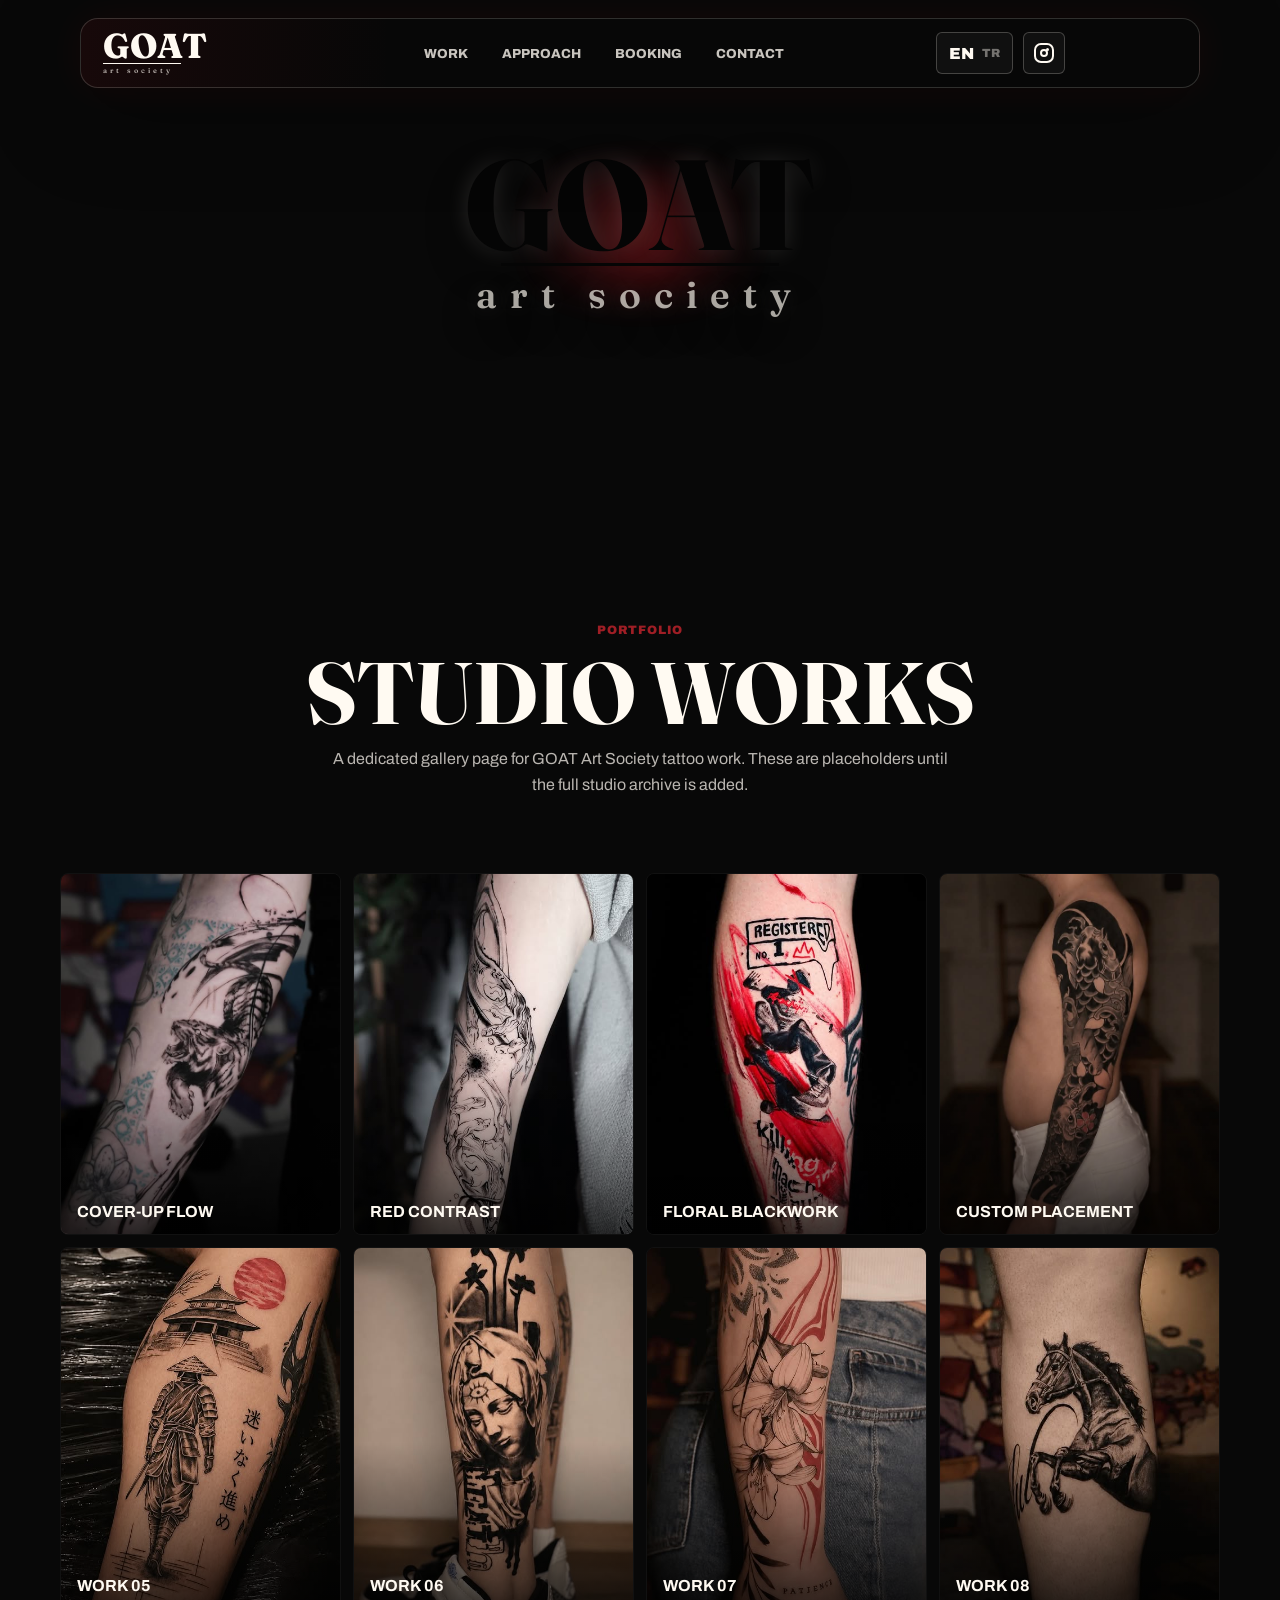
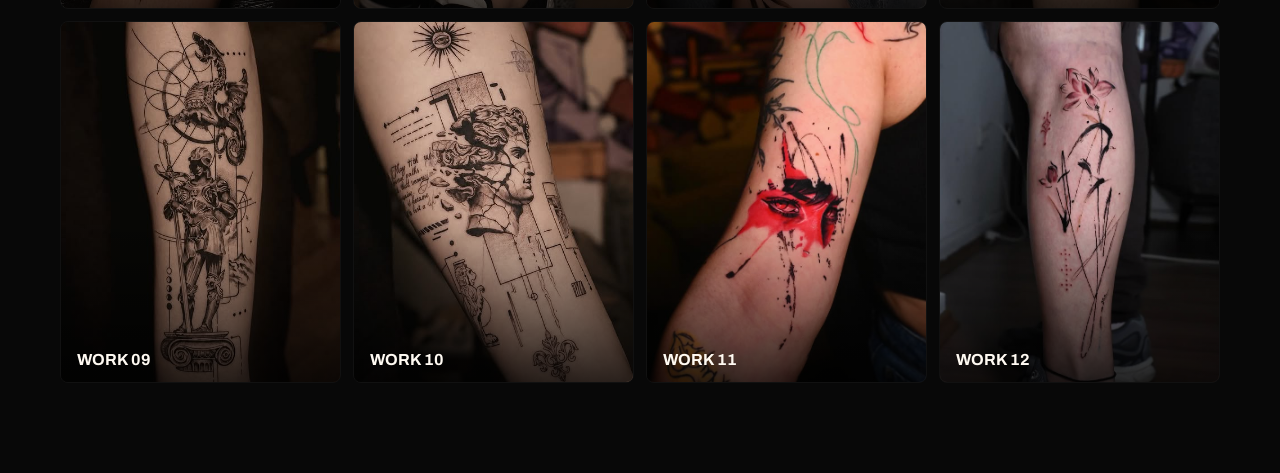
<file: works.html>
<!doctype html>
<html lang="en">
  <head>
    <meta charset="UTF-8" />
    <meta name="viewport" content="width=device-width, initial-scale=1.0" />
    <meta name="description" content="Selected works by GOAT Art Society tattoo studio." />
    <title>Works | GOAT Art Society</title>
    <link rel="preconnect" href="https://fonts.googleapis.com" />
    <link rel="preconnect" href="https://fonts.gstatic.com" crossorigin />
    <link
      href="https://fonts.googleapis.com/css2?family=Archivo:wght@400;500;600;700;800;900&family=Fraunces:opsz,wght@9..144,600;9..144,800&display=swap"
      rel="stylesheet"
    />
    <link rel="stylesheet" href="styles.css?v=20260630-0140" />
  </head>
  <body class="works-page">
    <header class="site-header">
      <a class="brand" href="index.html#top" aria-label="GOAT Art Society home">
        <span class="goat-logo goat-logo--header" aria-hidden="true">
          <span class="goat-logo__main">GOAT</span>
          <span class="goat-logo__rule"></span>
          <span class="goat-logo__sub">art society</span>
        </span>
      </a>

      <nav class="desktop-nav" aria-label="Main navigation">
        <a href="index.html#work" data-i18n="navWork">Work</a>
        <a href="index.html#approach" data-i18n="navApproach">Approach</a>
        <a href="index.html#booking" data-i18n="navBooking">Booking</a>
        <a href="index.html#contact" data-i18n="navContact">Contact</a>
      </nav>

      <div class="header-actions">
        <button class="language-toggle" type="button" data-language-toggle aria-label="Change language">
          <span data-lang-current>EN</span>
          <small>TR</small>
        </button>
        <a
          class="icon-link"
          href="https://www.instagram.com/goatartsociety/"
          target="_blank"
          rel="noreferrer"
          aria-label="Open Instagram"
        >
          <span class="instagram-glyph" aria-hidden="true"></span>
        </a>
        <button class="menu-toggle" type="button" aria-label="Open menu" data-menu-toggle>
          <span></span>
          <span></span>
        </button>
      </div>
    </header>

    <nav class="mobile-menu" aria-label="Mobile navigation" data-mobile-menu>
      <a href="index.html#work" data-i18n="navWork">Work</a>
      <a href="index.html#approach" data-i18n="navApproach">Approach</a>
      <a href="index.html#booking" data-i18n="navBooking">Booking</a>
      <a href="index.html#contact" data-i18n="navContact">Contact</a>
    </nav>

    <main>
      <section class="works-hero">
        <div class="logo-slot">
          <span class="goat-logo goat-logo--hero" aria-hidden="true">
            <span class="goat-logo__main">GOAT</span>
            <span class="goat-logo__rule"></span>
            <span class="goat-logo__sub">art society</span>
          </span>
        </div>
        <p class="eyebrow" data-i18n="worksPageEyebrow">Portfolio</p>
        <h1 data-i18n="worksPageTitle">His works</h1>
        <p data-i18n="worksPageText">
          A dedicated gallery page for GOAT Art Society tattoo work. These are placeholders until the full studio archive is added.
        </p>
      </section>

      <section class="works-grid" aria-label="Tattoo works gallery">
        <article class="work-card">
          <img src="assets/yigit/works/work-01.jpg" alt="Tattoo work by GOAT Art Society" />
          <h3 data-i18n="cardOne">Cover-up flow</h3>
        </article>
        <article class="work-card">
          <img src="assets/yigit/works/work-02.jpg" alt="Abstract tattoo work by GOAT Art Society" />
          <h3 data-i18n="cardTwo">Red contrast</h3>
        </article>
        <article class="work-card">
          <img src="assets/yigit/works/work-03.jpg" alt="Tattoo artwork by GOAT Art Society" />
          <h3 data-i18n="cardThree">Floral blackwork</h3>
        </article>
        <article class="work-card">
          <img src="assets/yigit/works/work-04.jpg" alt="Cover-up tattoo work by GOAT Art Society" />
          <h3 data-i18n="cardFour">Custom placement</h3>
        </article>
        <article class="work-card">
          <img src="assets/yigit/works/work-05.jpg" alt="Red and black tattoo work by GOAT Art Society" />
          <h3>Work 05</h3>
        </article>
        <article class="work-card">
          <img src="assets/yigit/works/work-06.jpg" alt="Black and grey tattoo work by GOAT Art Society" />
          <h3>Work 06</h3>
        </article>
        <article class="work-card">
          <img src="assets/yigit/works/work-07.jpg" alt="Flower tattoo work by GOAT Art Society" />
          <h3>Work 07</h3>
        </article>
        <article class="work-card">
          <img src="assets/yigit/works/work-08.jpg" alt="Horse tattoo work by GOAT Art Society" />
          <h3>Work 08</h3>
        </article>
        <article class="work-card">
          <img src="assets/yigit/works/work-09.jpg" alt="Warrior tattoo work by GOAT Art Society" />
          <h3>Work 09</h3>
        </article>
        <article class="work-card">
          <img src="assets/yigit/works/work-10.jpg" alt="Fine tattoo work by GOAT Art Society" />
          <h3>Work 10</h3>
        </article>
        <article class="work-card">
          <img src="assets/yigit/works/work-11.jpg" alt="Tattoo work by GOAT Art Society" />
          <h3>Work 11</h3>
        </article>
        <article class="work-card">
          <img src="assets/yigit/works/work-12.jpg" alt="Floral tattoo work by GOAT Art Society" />
          <h3>Work 12</h3>
        </article>
      </section>
    </main>

    <script src="script.js"></script>
  </body>
</html>
</file>
<file: styles.css>
:root {
  color-scheme: light;
  --ink: #111111;
  --coal: #090908;
  --paper: #f7f1e8;
  --paper-strong: #eee2d1;
  --bone: #fffaf2;
  --muted: #746b60;
  --line: rgba(17, 17, 17, 0.16);
  --red: #d01924;
  --red-deep: #7f1017;
  --oxblood: #9f1e25;
  --moss: #58604a;
  --steel: #6c7378;
  --max: 1160px;
  font-family: "Archivo", system-ui, -apple-system, BlinkMacSystemFont, "Segoe UI", sans-serif;
}

* {
  box-sizing: border-box;
}

html {
  scroll-behavior: smooth;
}

body {
  margin: 0;
  min-width: 320px;
  color: var(--ink);
  background:
    linear-gradient(90deg, rgba(17, 17, 17, 0.035) 1px, transparent 1px),
    linear-gradient(180deg, var(--paper) 0%, #fffaf3 48%, var(--paper-strong) 100%);
  background-size: 34px 34px, auto;
}

body.menu-open {
  overflow: hidden;
}

a {
  color: inherit;
  text-decoration: none;
}

img {
  display: block;
  max-width: 100%;
}

[hidden] {
  display: none !important;
}

button,
input,
textarea {
  font: inherit;
}

.site-header {
  position: fixed;
  inset: 18px 50% auto auto;
  z-index: 20;
  display: grid;
  grid-template-columns: auto auto auto;
  align-items: center;
  gap: clamp(18px, 2.6vw, 38px);
  width: min(1120px, calc(100% - 44px));
  min-height: 70px;
  padding: 12px 16px 12px 22px;
  color: var(--bone);
  background:
    linear-gradient(90deg, rgba(208, 25, 36, 0.08), transparent 28%),
    rgba(8, 8, 8, 0.76);
  border: 1px solid rgba(255, 250, 242, 0.16);
  border-radius: 18px;
  box-shadow:
    0 24px 90px rgba(0, 0, 0, 0.35),
    0 0 44px rgba(208, 25, 36, 0.08);
  backdrop-filter: blur(18px);
  transform: translateX(50%);
}

.brand {
  display: inline-grid;
  min-width: 170px;
  color: var(--bone);
  line-height: 1;
}

.desktop-nav {
  display: flex;
  align-items: center;
  gap: clamp(18px, 3vw, 34px);
  color: rgba(255, 250, 242, 0.78);
  font-size: 0.82rem;
  font-weight: 800;
  text-transform: uppercase;
}

.desktop-nav a {
  transition: color 180ms ease;
}

.desktop-nav a:hover {
  color: var(--bone);
}

.header-actions {
  display: flex;
  align-items: center;
  gap: 10px;
}

.icon-link,
.menu-toggle,
.language-toggle {
  display: grid;
  place-items: center;
  width: 42px;
  height: 42px;
  color: var(--bone);
  border: 1px solid rgba(255, 250, 242, 0.22);
  border-radius: 6px;
  background: rgba(255, 250, 242, 0.04);
  cursor: pointer;
}

.language-toggle {
  grid-auto-flow: column;
  gap: 8px;
  width: auto;
  min-width: 76px;
  padding: 0 12px;
  color: rgba(255, 250, 242, 0.72);
  font-weight: 900;
}

.language-toggle span {
  color: var(--bone);
}

.language-toggle small {
  font-size: 0.74rem;
  opacity: 0.58;
}

.instagram-glyph {
  position: relative;
  width: 20px;
  height: 20px;
  border: 2px solid currentColor;
  border-radius: 7px;
}

.instagram-glyph::before,
.instagram-glyph::after {
  content: "";
  position: absolute;
  display: block;
}

.instagram-glyph::before {
  inset: 4px;
  border: 2px solid currentColor;
  border-radius: 50%;
}

.instagram-glyph::after {
  top: 3px;
  right: 3px;
  width: 3px;
  height: 3px;
  border-radius: 50%;
  background: currentColor;
}

.menu-toggle {
  display: none;
  gap: 6px;
}

.menu-toggle span {
  width: 18px;
  height: 2px;
  background: currentColor;
  transition: transform 180ms ease;
}

.menu-toggle.is-open span:first-child {
  transform: translateY(4px) rotate(45deg);
}

.menu-toggle.is-open span:last-child {
  transform: translateY(-4px) rotate(-45deg);
}

.mobile-menu {
  position: fixed;
  inset: 98px 22px auto;
  z-index: 19;
  display: none;
  padding: 18px;
  color: var(--bone);
  background: rgba(17, 17, 17, 0.95);
  border: 1px solid rgba(255, 250, 242, 0.18);
  border-radius: 18px;
}

.mobile-menu.is-open {
  display: grid;
}

.mobile-menu a {
  padding: 17px 4px;
  border-bottom: 1px solid rgba(255, 250, 242, 0.14);
  font-weight: 900;
  text-transform: uppercase;
}

.hero {
  position: relative;
  display: grid;
  place-items: center;
  min-height: 100svh;
  overflow: hidden;
  color: var(--bone);
  background: var(--coal);
}

.hero__image,
.hero__shade {
  position: absolute;
  inset: 0;
  width: 100%;
  height: 100%;
}

.hero__image {
  inset-inline-start: -3%;
  width: 106%;
  object-fit: cover;
  filter: saturate(0.92) brightness(1.12);
  animation: heroStudioDrift 26s ease-in-out infinite alternate;
  will-change: transform;
}

.hero__shade {
  background:
    radial-gradient(circle at 50% 34%, rgba(255, 250, 242, 0.22), transparent 30%),
    radial-gradient(circle at 36% 36%, rgba(208, 25, 36, 0.18), transparent 32%),
    linear-gradient(90deg, rgba(255, 250, 242, 0.12), rgba(0, 0, 0, 0.12) 50%, rgba(0, 0, 0, 0.32)),
    linear-gradient(0deg, rgba(0, 0, 0, 0.76) 0%, rgba(0, 0, 0, 0.18) 46%, rgba(0, 0, 0, 0.42) 100%);
}

.hero__red-shine {
  position: absolute;
  inset: -18% auto -18% -28%;
  width: 54vw;
  max-width: 760px;
  background:
    radial-gradient(circle, rgba(208, 25, 36, 0.56), rgba(208, 25, 36, 0.22) 28%, transparent 64%);
  filter: blur(26px);
  opacity: 0;
  mix-blend-mode: screen;
  animation: redArrival 2200ms cubic-bezier(0.2, 0.8, 0.2, 1) 260ms forwards;
}

.hero__content {
  position: relative;
  z-index: 5;
  display: grid;
  justify-items: center;
  width: min(1180px, calc(100% - 36px));
  margin: 0 auto;
  padding: 82px 0 30px;
  text-align: center;
}

.hero__content > * {
  position: relative;
  z-index: 4;
}

.logo-slot {
  position: relative;
  z-index: 18;
  display: grid;
  place-items: center;
  width: clamp(320px, 32vw, 520px);
  aspect-ratio: 2.45 / 1;
  margin-bottom: clamp(250px, 34vh, 320px);
  color: var(--bone);
  pointer-events: none;
  user-select: none;
}

.logo-slot::before {
  content: "";
  position: absolute;
  inset: 13%;
  border-radius: 50%;
  background:
    radial-gradient(circle, rgba(255, 39, 48, 0.42), rgba(208, 25, 36, 0.22) 34%, transparent 70%);
  filter: blur(18px);
  opacity: 0.88;
}

.logo-slot img {
  display: none;
  position: relative;
  z-index: 1;
  width: 100%;
  height: 100%;
  object-fit: contain;
  mix-blend-mode: screen;
  filter:
    drop-shadow(0 0 22px rgba(255, 255, 255, 0.16))
    drop-shadow(0 0 34px rgba(208, 25, 36, 0.28));
}

.goat-logo {
  position: relative;
  z-index: 30;
  display: grid;
  justify-items: center;
  width: 100%;
  color: #050505;
  font-family: "Fraunces", Georgia, serif;
  text-transform: none;
  text-shadow:
    0 0 24px rgba(255, 250, 242, 0.14),
    0 16px 42px rgba(0, 0, 0, 0.36);
  pointer-events: none;
  user-select: none;
}

.goat-logo__main {
  font-size: clamp(5rem, 10vw, 8.4rem);
  font-weight: 800;
  line-height: 0.78;
  letter-spacing: 0;
}

.goat-logo__rule {
  width: 68%;
  height: 3px;
  margin: 8px 0 12px;
  background: currentColor;
}

.goat-logo__sub {
  color: rgba(255, 250, 242, 0.66);
  font-size: clamp(1.35rem, 3vw, 2.35rem);
  font-weight: 600;
  line-height: 0.9;
  letter-spacing: 0.34em;
}

.goat-logo--header {
  justify-items: start;
  color: var(--bone);
  text-shadow: none;
}

.goat-logo--header .goat-logo__main {
  font-size: clamp(1.65rem, 2.7vw, 2.25rem);
  line-height: 0.82;
}

.goat-logo--header .goat-logo__rule {
  width: 78px;
  height: 1px;
  margin: 3px 0 4px;
}

.goat-logo--header .goat-logo__sub {
  color: rgba(255, 250, 242, 0.7);
  font-size: 0.45rem;
  letter-spacing: 0.42em;
}

.machine-viewer {
  --machine-y: 0px;
  position: fixed;
  left: 50%;
  top: clamp(150px, 22vh, 190px);
  width: min(860px, 78vw);
  height: clamp(440px, 62vh, 640px);
  margin: 0;
  cursor: grab;
  touch-action: none;
  z-index: 3;
  user-select: none;
  pointer-events: none;
  transform: translate3d(-50%, var(--machine-y), 0);
  will-change: transform, opacity;
}

.machine-viewer:active {
  cursor: grabbing;
}

.machine-viewer::before {
  content: "";
  position: absolute;
  left: 50%;
  top: -34px;
  width: min(620px, 86vw);
  height: 230px;
  pointer-events: none;
  background:
    radial-gradient(ellipse at center, rgba(255, 242, 219, 0.44), rgba(208, 25, 36, 0.12) 38%, transparent 72%);
  filter: blur(18px);
  transform: translateX(-50%);
}

.machine-viewer::after {
  content: "";
  position: absolute;
  left: 50%;
  bottom: 34px;
  width: min(500px, 82vw);
  height: 64px;
  pointer-events: none;
  background: radial-gradient(ellipse, rgba(0, 0, 0, 0.48), transparent 68%);
  filter: blur(10px);
  transform: translateX(-50%);
}

.machine-viewer canvas {
  position: relative;
  z-index: 1;
  width: 100%;
  height: 100%;
  display: block;
}

.machine-viewer__fallback {
  position: absolute;
  left: 50%;
  top: 50%;
  width: min(220px, 42vw);
  height: auto;
  transform: translate(-50%, -50%);
  opacity: 0.92;
  filter: drop-shadow(0 22px 34px rgba(0, 0, 0, 0.45));
  transition: opacity 420ms ease, transform 420ms ease;
  z-index: 0;
  pointer-events: none;
}

.machine-viewer.is-loaded .machine-viewer__fallback {
  opacity: 0;
  transform: translate(-50%, -50%) scale(0.96);
}

.machine-viewer.is-error {
  min-height: 180px;
  border: 1px solid rgba(255, 69, 79, 0.22);
  border-radius: 16px;
  background: rgba(208, 25, 36, 0.08);
}

.machine-viewer.is-error::before {
  content: "3D model loading";
  display: grid;
  place-items: center;
  inset: 0;
  width: auto;
  height: auto;
  color: rgba(255, 250, 242, 0.7);
  background: transparent;
  filter: none;
  transform: none;
}

.eyebrow {
  margin: 0 0 18px;
  color: var(--oxblood);
  font-size: 0.76rem;
  font-weight: 900;
  letter-spacing: 0.08em;
  text-transform: uppercase;
}

.hero .eyebrow,
.contact .eyebrow {
  color: #ff454f;
}

h1,
h2,
h3,
p {
  margin-top: 0;
}

h1,
h2 {
  font-family: "Fraunces", Georgia, serif;
  letter-spacing: 0;
}

h1 {
  max-width: 860px;
  margin-bottom: 14px;
  font-size: clamp(3.2rem, 7vw, 5.45rem);
  line-height: 0.88;
  text-transform: uppercase;
}

h2 {
  margin-bottom: 18px;
  font-size: clamp(2.4rem, 7vw, 5.8rem);
  line-height: 0.9;
}

h3 {
  margin-bottom: 8px;
  font-size: 1rem;
  text-transform: uppercase;
}

.hero__content > p:not(.eyebrow),
.booking__intro p,
.approach__copy > p:not(.eyebrow) {
  max-width: 650px;
  color: rgba(255, 250, 242, 0.74);
  font-size: clamp(1rem, 2vw, 1.24rem);
  line-height: 1.65;
}

.booking__intro p,
.approach__copy > p:not(.eyebrow) {
  color: var(--muted);
}

.hero__actions {
  display: flex;
  flex-wrap: wrap;
  justify-content: center;
  gap: 12px;
  margin-top: 30px;
}

.button {
  display: inline-flex;
  align-items: center;
  justify-content: center;
  min-height: 48px;
  padding: 0 20px;
  border: 1px solid currentColor;
  border-radius: 6px;
  font-size: 0.84rem;
  font-weight: 900;
  text-transform: uppercase;
  transition: transform 180ms ease, background 180ms ease, color 180ms ease;
}

.button:hover {
  transform: translateY(-2px);
}

.button--light {
  color: var(--bone);
  border-color: rgba(255, 69, 79, 0.86);
  background: linear-gradient(135deg, var(--red), var(--red-deep));
  box-shadow: 0 0 28px rgba(208, 25, 36, 0.26);
}

.button--ghost {
  color: var(--bone);
  background: rgba(255, 250, 242, 0.05);
}

.button--dark {
  color: var(--bone);
  background: var(--ink);
}

.section {
  width: min(var(--max), calc(100% - 36px));
  margin: 0 auto;
  padding: clamp(72px, 12vw, 132px) 0;
}

.work-card {
  position: relative;
  display: grid;
  align-content: space-between;
  min-height: 260px;
  overflow: hidden;
  padding: 18px;
  border: 1px solid var(--ink);
  border-radius: 8px;
  background: var(--bone);
}

.work-card--tall {
  grid-row: span 2;
}

.work-card--wide {
  grid-column: span 2;
}

.work-card span {
  display: inline-block;
  margin-bottom: 8px;
  color: var(--muted);
  font-size: 0.75rem;
  font-weight: 900;
}

.line-art {
  position: relative;
  min-height: 210px;
  opacity: 0.92;
}

.line-art::before,
.line-art::after {
  content: "";
  position: absolute;
  border: 2px solid var(--ink);
}

.line-art--figure::before {
  inset: 16% 24% 18%;
  border-radius: 48% 52% 42% 58%;
  transform: rotate(-8deg);
}

.line-art--figure::after {
  inset: 28% 34% 30%;
  border-width: 1px;
  border-radius: 50%;
}

.line-art--botanic::before {
  left: 48%;
  top: 10%;
  width: 2px;
  height: 78%;
  border: 0;
  background: var(--red);
  transform: rotate(11deg);
}

.line-art--botanic::after {
  inset: 26% 18% 28% 24%;
  border-radius: 64% 36% 62% 38%;
  transform: rotate(-26deg);
}

.line-art--script::before {
  left: 8%;
  right: 8%;
  top: 44%;
  height: 42px;
  border-width: 0 0 2px;
  border-radius: 50%;
}

.line-art--script::after {
  left: 20%;
  right: 20%;
  top: 54%;
  height: 34px;
  border-width: 2px 0 0;
  border-radius: 50%;
}

.line-art--ornament::before {
  inset: 18% 28%;
  border-radius: 50%;
}

.line-art--ornament::after {
  inset: 34% 14%;
  border-width: 1px 0;
  transform: rotate(-12deg);
}

.works-preview {
  position: relative;
  min-height: 92svh;
  overflow: hidden;
  color: var(--bone);
  background: var(--coal);
}

.works-preview__backdrop,
.works-preview__backdrop::after {
  position: absolute;
  inset: 0;
}

.works-preview__backdrop {
  opacity: 0.42;
}

.works-preview__backdrop::after {
  content: "";
  background:
    radial-gradient(circle at 72% 38%, rgba(208, 25, 36, 0.22), transparent 22%),
    linear-gradient(90deg, rgba(0, 0, 0, 0.92), rgba(0, 0, 0, 0.62)),
    linear-gradient(0deg, rgba(0, 0, 0, 0.96), transparent 46%, rgba(0, 0, 0, 0.9));
}

.work-bg {
  position: absolute;
  width: 34vw;
  min-width: 310px;
  aspect-ratio: 3 / 4;
  border: 1px solid rgba(255, 250, 242, 0.16);
  border-radius: 8px;
  background-position: center;
  background-size: cover;
  opacity: 0.32;
  filter: grayscale(1);
}

.work-bg--one {
  top: 16%;
  right: 8%;
  background-image: url("assets/yigit/works/work-01.jpg");
  transform: rotate(6deg);
}

.work-bg--two {
  bottom: 8%;
  right: 30%;
  background-image: url("assets/yigit/works/work-05.jpg");
  transform: rotate(-9deg) scale(0.86);
}

.work-bg--three {
  top: 6%;
  left: 6%;
  background-image: url("assets/yigit/works/work-12.jpg");
  transform: rotate(-4deg) scale(0.78);
}

.works-preview__content {
  position: relative;
  z-index: 6;
  display: grid;
  grid-template-columns: minmax(280px, 0.72fr) minmax(320px, 0.72fr);
  gap: clamp(28px, 7vw, 92px);
  align-items: start;
  width: min(var(--max), calc(100% - 36px));
  min-height: 100svh;
  margin: 0 auto;
  padding: clamp(28px, 4vw, 52px) 0 clamp(72px, 10vw, 118px);
}

.works-preview h2 {
  max-width: 560px;
  color: var(--bone);
}

.works-preview p:not(.eyebrow) {
  max-width: 560px;
  color: rgba(255, 250, 242, 0.72);
  font-size: clamp(1rem, 2vw, 1.18rem);
  line-height: 1.65;
}

.work-frame {
  position: relative;
  min-height: min(620px, 68vh);
  border: 1px solid rgba(255, 250, 242, 0.18);
  border-radius: 10px;
  overflow: hidden;
  background: rgba(255, 250, 242, 0.05);
  box-shadow: 0 28px 90px rgba(0, 0, 0, 0.36);
}

.work-frame::after {
  content: "";
  position: absolute;
  inset: 0;
  pointer-events: none;
  background:
    linear-gradient(0deg, rgba(0, 0, 0, 0.78), transparent 42%),
    radial-gradient(circle at 74% 20%, rgba(208, 25, 36, 0.2), transparent 30%);
}

.work-slide {
  position: absolute;
  inset: 0;
  display: grid;
  align-content: end;
  padding: clamp(22px, 4vw, 46px);
  color: var(--ink);
  background: #050505;
  opacity: 0;
  transform: scale(1.04);
  transition: opacity 700ms ease, transform 900ms ease;
}

.work-slide img {
  position: absolute;
  inset: 0;
  width: 100%;
  height: 100%;
  object-fit: cover;
}

.work-slide.is-active {
  opacity: 1;
  transform: scale(1);
}

.work-slide span {
  position: relative;
  z-index: 2;
  color: var(--bone);
  font-weight: 900;
  text-transform: uppercase;
}

.works-page {
  background: #080808;
}

.works-hero {
  display: grid;
  justify-items: center;
  width: min(860px, calc(100% - 36px));
  margin: 0 auto;
  padding: 150px 0 58px;
  color: var(--bone);
  text-align: center;
}

.works-hero p:not(.eyebrow) {
  max-width: 620px;
  color: rgba(255, 250, 242, 0.72);
  line-height: 1.65;
}

.works-grid {
  display: grid;
  grid-template-columns: repeat(4, minmax(0, 1fr));
  gap: 12px;
  width: min(var(--max), calc(100% - 36px));
  margin: 0 auto;
  padding-bottom: 90px;
}

.works-grid .work-card {
  min-height: 360px;
  padding: 0;
  color: var(--bone);
  background: #050505;
}

.works-grid .work-card img {
  width: 100%;
  height: 100%;
  min-height: 360px;
  object-fit: cover;
}

.works-grid .work-card h3 {
  position: absolute;
  left: 16px;
  right: 16px;
  bottom: 14px;
  z-index: 1;
  margin: 0;
  color: var(--bone);
}

.works-grid .work-card::after {
  content: "";
  position: absolute;
  inset: 0;
  background: linear-gradient(0deg, rgba(0, 0, 0, 0.76), transparent 46%);
}

@keyframes redArrival {
  0% {
    opacity: 0;
    transform: translateX(-32%) scale(0.82);
  }

  54% {
    opacity: 0.82;
  }

  100% {
    opacity: 0.34;
    transform: translateX(26%) scale(1);
  }
}

@keyframes heroStudioDrift {
  0% {
    transform: translate3d(-1.4%, 0, 0) scale(1.015);
  }

  100% {
    transform: translate3d(1.4%, 0, 0) scale(1.015);
  }
}

@media (prefers-reduced-motion: reduce) {
  .hero__image {
    animation: none;
  }
}

.approach {
  position: relative;
  display: grid;
  grid-template-columns: minmax(280px, 0.8fr) minmax(0, 1fr);
  gap: clamp(28px, 6vw, 80px);
  align-items: center;
  overflow: hidden;
}

.approach > :not(.ambient-objects),
.booking > :not(.ambient-objects) {
  position: relative;
  z-index: 1;
}

.approach__media {
  min-height: 560px;
  display: grid;
  place-items: center;
  border: 1px solid var(--ink);
  border-radius: 8px;
  background:
    radial-gradient(circle at 20% 18%, rgba(127, 29, 29, 0.2), transparent 24%),
    linear-gradient(135deg, #1d1a18, #3b342d 55%, #151515);
}

.paper-note {
  width: min(78%, 330px);
  padding: 34px 28px;
  overflow: hidden;
  color: var(--ink);
  background: var(--paper);
  border: 1px solid rgba(17, 17, 17, 0.4);
  box-shadow: 24px 26px 0 rgba(0, 0, 0, 0.22);
  transform: rotate(-4deg);
}

.paper-note__rule {
  display: block;
  width: 58px;
  height: 2px;
  margin-bottom: 28px;
  background: var(--oxblood);
}

.paper-note p {
  margin: 0;
  padding: 13px 0;
  border-bottom: 1px solid var(--line);
  font-size: clamp(1.4rem, 4vw, 2.6rem);
  font-weight: 900;
  text-transform: uppercase;
}

.paper-note__item {
  position: relative;
  isolation: isolate;
  --note-x: 0px;
  --note-opacity: 1;
  --shine-x: -130%;
  --shine-opacity: 0;
}

.note-scroll-ready .paper-note__item {
  opacity: var(--note-opacity);
  transform: translate3d(var(--note-x), 0, 0);
  transition: opacity 420ms ease, transform 520ms cubic-bezier(0.2, 0.8, 0.18, 1);
  will-change: transform, opacity;
}

.paper-note__item::after {
  content: "";
  position: absolute;
  inset: 2px -38px;
  z-index: -1;
  opacity: var(--shine-opacity);
  pointer-events: none;
  background: linear-gradient(90deg, transparent, rgba(255, 255, 255, 0.78), rgba(175, 25, 35, 0.18), transparent);
  filter: blur(1px);
  mix-blend-mode: screen;
  transform: translate3d(var(--shine-x), 0, 0) skewX(-18deg);
  will-change: transform, opacity;
}

.paper-note__item--right::after {
  transform: translate3d(var(--shine-x), 0, 0) skewX(18deg);
}

.steps {
  display: grid;
  gap: 14px;
  margin-top: 34px;
}

.steps article {
  display: grid;
  grid-template-columns: 48px 1fr;
  gap: 18px;
  padding: 20px 0;
  border-top: 1px solid var(--line);
}

.flow-step__content {
  min-width: 0;
}

.steps span {
  display: grid;
  place-items: center;
  width: 42px;
  height: 42px;
  color: var(--bone);
  border-radius: 50%;
  background: var(--ink);
  font-weight: 900;
}

.steps p {
  margin: 0;
  color: var(--muted);
  line-height: 1.6;
}

.idea-board,
.placement-preview {
  margin-top: 18px;
}

.idea-paper {
  position: relative;
  min-height: 300px;
  overflow: hidden;
  border: 1px solid rgba(17, 17, 17, 0.2);
  border-radius: 8px;
  background:
    linear-gradient(90deg, rgba(17, 17, 17, 0.035) 1px, transparent 1px),
    linear-gradient(180deg, rgba(255, 250, 242, 0.96), rgba(247, 241, 232, 0.92));
  background-size: 28px 28px, auto;
  box-shadow: 14px 16px 0 rgba(17, 17, 17, 0.08);
  touch-action: none;
}

.idea-paper.is-dragging {
  border-color: rgba(208, 25, 36, 0.62);
  box-shadow: 14px 16px 0 rgba(17, 17, 17, 0.08), 0 0 0 2px rgba(208, 25, 36, 0.16);
}

.idea-paper canvas,
.idea-paper img {
  position: absolute;
  inset: 0;
  width: 100%;
  height: 100%;
}

.idea-paper canvas {
  z-index: 2;
}

.idea-paper img {
  z-index: 1;
  object-fit: contain;
  padding: 20px;
  opacity: 0.86;
}

.idea-paper p {
  position: absolute;
  inset: auto 18px 18px;
  z-index: 0;
  margin: 0;
  color: rgba(116, 107, 96, 0.68);
  font-size: 0.82rem;
  font-weight: 800;
  text-transform: uppercase;
}

.idea-paper.has-design p {
  display: none;
}

.idea-actions {
  display: flex;
  flex-wrap: wrap;
  justify-content: center;
  gap: 10px;
  margin-top: 14px;
}

.idea-upload {
  cursor: pointer;
  color: var(--bone);
}

.idea-upload input {
  position: absolute;
  inline-size: 1px;
  block-size: 1px;
  opacity: 0;
  pointer-events: none;
}

.body-selector {
  display: flex;
  flex-wrap: wrap;
  gap: 8px;
  margin-top: 14px;
}

.body-selector button {
  min-height: 38px;
  padding: 0 14px;
  color: var(--ink);
  border: 1px solid var(--line);
  border-radius: 999px;
  background: rgba(255, 250, 242, 0.76);
  cursor: pointer;
  font-size: 0.78rem;
  font-weight: 900;
  text-transform: uppercase;
}

.body-selector button.is-active {
  color: var(--bone);
  border-color: var(--red);
  background: linear-gradient(135deg, var(--red), var(--red-deep));
  box-shadow: 0 0 24px rgba(208, 25, 36, 0.18);
}

.placement-preview {
  position: relative;
  min-height: 390px;
  overflow: hidden;
  perspective: 760px;
  border: 1px solid rgba(17, 17, 17, 0.18);
  border-radius: 8px;
  background:
    radial-gradient(circle at 54% 18%, rgba(255, 250, 242, 0.24), transparent 30%),
    linear-gradient(135deg, #181411, #2f2823 58%, #090908);
  box-shadow: 0 22px 70px rgba(17, 17, 17, 0.2);
}

.placement-preview > img:first-child {
  width: 100%;
  height: 100%;
  min-height: 390px;
  object-fit: cover;
  opacity: 0.96;
}

.placement-preview__design {
  position: absolute;
  left: 50%;
  top: 47%;
  z-index: 2;
  --tattoo-x: 0px;
  --tattoo-y: 0px;
  --tattoo-scale: 1;
  --surface-tilt: 12deg;
  --surface-skew: -4deg;
  width: min(34%, 150px);
  max-height: 190px;
  object-fit: contain;
  opacity: 0.9;
  filter: grayscale(1) contrast(1.15) drop-shadow(0 4px 8px rgba(0, 0, 0, 0.25));
  mix-blend-mode: multiply;
  cursor: grab;
  touch-action: none;
  transform:
    translate(-50%, -50%)
    translate3d(var(--tattoo-x), var(--tattoo-y), 0)
    rotateY(var(--surface-tilt))
    skewY(var(--surface-skew))
    scale(var(--tattoo-scale));
  transform-origin: center;
  will-change: transform;
  transition: filter 180ms ease, opacity 180ms ease;
}

.placement-preview__design.is-moving {
  cursor: grabbing;
  filter: grayscale(1) contrast(1.2) drop-shadow(0 8px 16px rgba(0, 0, 0, 0.34));
}

.placement-preview[data-body-surface="leg"] .placement-preview__design,
.placement-preview[data-body-surface="arm"] .placement-preview__design {
  --surface-tilt: 18deg;
  --surface-skew: -6deg;
}

.placement-preview[data-body-surface="chest"] .placement-preview__design,
.placement-preview[data-body-surface="back"] .placement-preview__design {
  --surface-tilt: 6deg;
  --surface-skew: 0deg;
}

.placement-preview[data-body-surface="neck"] .placement-preview__design {
  --surface-tilt: 16deg;
  --surface-skew: 5deg;
}

.placement-preview__placeholder {
  position: absolute;
  left: 50%;
  top: 50%;
  z-index: 2;
  width: min(220px, 70%);
  padding: 14px;
  color: rgba(255, 250, 242, 0.76);
  border: 1px dashed rgba(255, 250, 242, 0.32);
  border-radius: 8px;
  background: rgba(0, 0, 0, 0.18);
  text-align: center;
  font-size: 0.78rem;
  font-weight: 900;
  text-transform: uppercase;
  transform: translate(-50%, -50%);
}

.placement-controls {
  display: grid;
  grid-template-columns: auto minmax(120px, 1fr);
  gap: 12px;
  align-items: center;
  margin-top: 14px;
}

.placement-controls label {
  display: grid;
  gap: 6px;
  min-width: 0;
  color: var(--muted);
  font-size: 0.74rem;
  font-weight: 900;
  text-transform: uppercase;
}

.placement-controls input[type="range"] {
  width: 100%;
  accent-color: var(--red);
}

.booking {
  position: relative;
  display: grid;
  grid-template-columns: minmax(280px, 0.65fr) minmax(0, 1fr);
  gap: clamp(24px, 5vw, 54px);
  align-items: start;
  overflow: hidden;
}

.booking-form {
  display: grid;
  grid-template-columns: repeat(2, minmax(0, 1fr));
  gap: 14px;
  padding: 18px;
  border: 1px solid var(--ink);
  border-radius: 8px;
  background: rgba(255, 250, 242, 0.66);
}

.booking-form label {
  display: grid;
  gap: 8px;
}

.booking-form label.wide,
.booking-form button {
  grid-column: 1 / -1;
}

.booking-form span {
  font-size: 0.74rem;
  font-weight: 900;
  text-transform: uppercase;
}

.booking-form input,
.booking-form select,
.booking-form textarea {
  width: 100%;
  border: 1px solid var(--line);
  border-radius: 6px;
  padding: 13px 12px;
  color: var(--ink);
  background: var(--bone);
  outline: none;
}

.booking-form textarea {
  resize: vertical;
}

.booking-form input:focus,
.booking-form select:focus,
.booking-form textarea:focus {
  border-color: var(--ink);
}

.booking-status {
  grid-column: 1 / -1;
  min-height: 24px;
  margin: 0;
  color: var(--red);
  font-weight: 900;
  text-transform: uppercase;
}

.flow-booking-link {
  width: max-content;
  margin-top: 18px;
}

.artist-mini-grid {
  display: grid;
  grid-template-columns: repeat(4, minmax(0, 1fr));
  gap: 10px;
  margin-top: 18px;
}

.artist-mini-card {
  min-height: 58px;
  padding: 10px;
  color: var(--ink);
  border: 1px solid rgba(17, 17, 17, 0.16);
  border-radius: 8px;
  background:
    linear-gradient(135deg, rgba(208, 25, 36, 0.08), transparent 44%),
    rgba(255, 250, 242, 0.78);
  cursor: pointer;
  font-size: 0.82rem;
  font-weight: 900;
  text-transform: uppercase;
  transition: transform 180ms ease, border-color 180ms ease, box-shadow 180ms ease, color 180ms ease, background 180ms ease;
}

.artist-mini-card:hover,
.artist-mini-card.is-active {
  color: var(--bone);
  border-color: rgba(208, 25, 36, 0.8);
  background: linear-gradient(135deg, var(--red), var(--red-deep));
  box-shadow: 0 18px 46px rgba(208, 25, 36, 0.2);
  transform: translateY(-2px);
}

.ambient-objects {
  position: absolute;
  inset: -8% -4%;
  z-index: 0;
  overflow: hidden;
  pointer-events: none;
}

.ambient-model {
  position: absolute;
  display: block;
  width: 220px;
  height: 220px;
  opacity: 0.62;
  filter: drop-shadow(24px 28px 22px rgba(17, 17, 17, 0.3));
  pointer-events: auto;
  animation: ambientFloat 13s ease-in-out infinite alternate;
  transition: opacity 240ms ease, translate 700ms cubic-bezier(0.2, 0.8, 0.18, 1);
}

.ambient-model canvas {
  width: 100%;
  height: 100%;
}

.ambient-model--artist {
  left: 1%;
  top: 22%;
  width: 300px;
  height: 300px;
}

.ambient-model--inkwell {
  right: 1%;
  top: 30%;
  width: 235px;
  height: 235px;
  animation-duration: 15s;
}

.ambient-model--mask {
  right: 10%;
  bottom: 6%;
  width: 270px;
  height: 270px;
  opacity: 0.5;
  animation-duration: 16s;
}

.ambient-model--table {
  left: 0;
  top: 16%;
  width: 340px;
  height: 240px;
  opacity: 0.5;
  animation-duration: 15s;
}

.ambient-model--booking-ink {
  right: 6%;
  bottom: 16%;
  width: 250px;
  height: 250px;
  animation-duration: 14s;
}

@media (hover: hover) {
  .ambient-model:hover {
    opacity: 0.78;
    translate: 54px -18px;
  }
}

@keyframes ambientFloat {
  0% {
    translate: -18px 0;
  }

  100% {
    translate: 22px -14px;
  }
}

.contact {
  display: flex;
  align-items: center;
  justify-content: space-between;
  gap: 24px;
  padding: clamp(38px, 7vw, 70px) clamp(18px, 5vw, 58px);
  color: var(--bone);
  background: var(--ink);
}

.contact h2 {
  max-width: 720px;
  margin: 0;
  font-size: clamp(2.2rem, 6vw, 5rem);
}

@media (max-width: 840px) {
  .site-header {
    inset: 12px 12px auto;
    width: auto;
    grid-template-columns: 1fr auto;
    gap: 10px;
    min-height: 64px;
    padding: 10px;
    transform: none;
  }

  .desktop-nav {
    display: none;
  }

  .menu-toggle {
    display: grid;
  }

  .hero {
    min-height: 100svh;
  }

  .hero__shade {
    background:
      radial-gradient(circle at 52% 42%, rgba(208, 25, 36, 0.2), transparent 28%),
      linear-gradient(90deg, rgba(0, 0, 0, 0.88), rgba(0, 0, 0, 0.52)),
      linear-gradient(0deg, rgba(0, 0, 0, 0.94), transparent 56%, rgba(0, 0, 0, 0.84));
  }

  .hero__content {
    padding-top: 70px;
  }

  .hero__red-shine {
    width: 90vw;
    inset: 10% auto auto -50%;
  }

  .approach,
  .booking {
    grid-template-columns: 1fr;
  }

  .works-preview__content {
    grid-template-columns: 1fr;
    min-height: 100svh;
    padding-top: 34px;
  }

  .work-frame {
    min-height: 520px;
  }

  .work-card,
  .work-card--tall,
  .work-card--wide {
    grid-column: auto;
    grid-row: auto;
  }

  .approach__media {
    min-height: 390px;
  }

  .paper-note {
    width: min(86%, 360px);
  }

  .paper-note p {
    font-size: clamp(1.25rem, 8vw, 2rem);
  }

  .note-scroll-ready .paper-note__item {
    --note-x: 0px;
    --note-opacity: 1;
  }

  .idea-paper {
    min-height: 260px;
  }

  .placement-preview,
  .placement-preview > img:first-child {
    min-height: 340px;
  }

  .placement-controls {
    grid-template-columns: 1fr;
  }

  .artist-mini-grid {
    grid-template-columns: repeat(2, minmax(0, 1fr));
  }

  .ambient-model {
    opacity: 0.42;
  }

  .ambient-model--artist {
    left: -24%;
  }

  .ambient-model--inkwell,
  .ambient-model--booking-ink {
    right: -18%;
  }

  .booking-form {
    grid-template-columns: 1fr;
  }

  .contact {
    display: grid;
  }

  .works-grid {
    grid-template-columns: repeat(2, minmax(0, 1fr));
  }
}

@media (max-width: 520px) {
  .site-header {
    border-radius: 14px;
  }

  .mobile-menu {
    inset-block-start: 88px;
  }

  .hero__content {
    width: calc(100% - 28px);
    padding-bottom: 42px;
  }

  .logo-slot {
    width: min(330px, 86vw);
    margin-bottom: 265px;
  }

  .machine-viewer {
    top: 164px;
    width: min(420px, 94vw);
    height: 450px;
  }

  h1 {
    max-width: 100%;
    font-size: clamp(2.25rem, 10vw, 3.05rem);
    line-height: 0.94;
  }

  .hero__actions {
    width: min(100%, 340px);
    margin-top: 24px;
  }

  .hero__actions .button {
    width: 100%;
  }

  .brand strong {
    font-size: 0.96rem;
  }

  .brand span {
    font-size: 0.66rem;
  }

  .language-toggle {
    min-width: 76px;
    padding: 0 9px;
  }

  .button {
    width: 100%;
  }

  .section {
    width: calc(100% - 28px);
  }

  .work-frame {
    min-height: 430px;
  }

  .steps article {
    grid-template-columns: 42px 1fr;
    gap: 14px;
  }

  .steps span {
    width: 38px;
    height: 38px;
  }

  .body-selector button {
    flex: 1 1 calc(50% - 8px);
  }

  .work-slide .line-art {
    min-height: 300px;
  }

  .works-grid {
    grid-template-columns: 1fr;
    width: calc(100% - 28px);
  }
}
</file>
